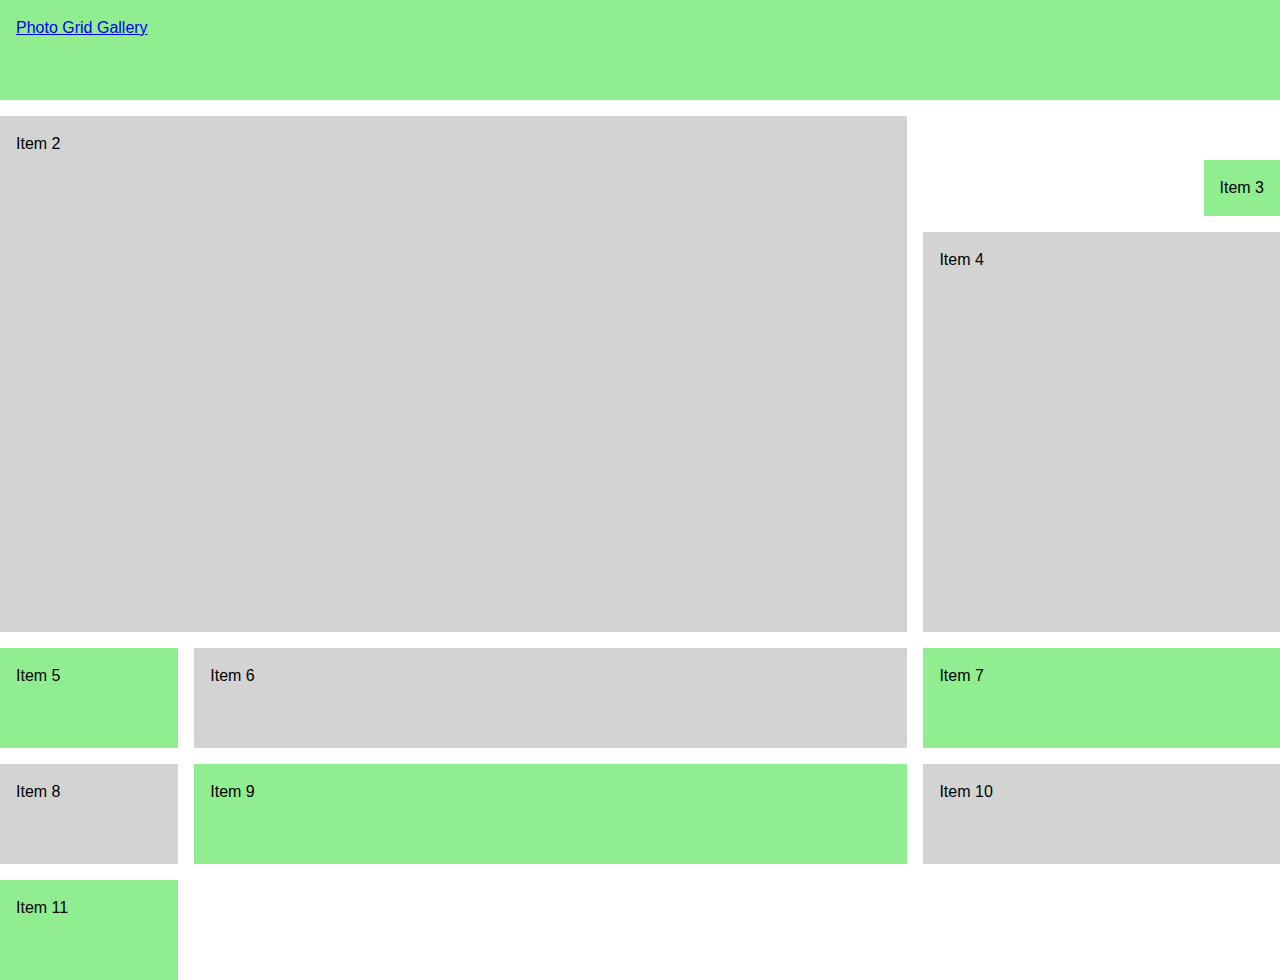
<file: index.html>
<!DOCTYPE html>
<html lang="en">
<head>
    <meta charset="UTF-8">
    <meta name="viewport" content="width=device-width, initial-scale=1.0">
    <link rel="stylesheet" href="css/styles.css">
    <title>CSS Grid</title>
</head>
<body>
    <div class="grid-container">
        <div class="grid-item item1">
            <a href="gallery.html">Photo Grid Gallery</a></div>
        <div class="grid-item item2">Item 2</div>
        <div class="grid-item item3">Item 3</div>
        <div class="grid-item item4">Item 4</div>
        <div class="grid-item item5">Item 5</div>
        <div class="grid-item item5">Item 6</div>
        <div class="grid-item item5">Item 7</div>
        <div class="grid-item item5">Item 8</div>
        <div class="grid-item item5">Item 9</div>
        <div class="grid-item item5">Item 10</div>
        <div class="grid-item item5">Item 11</div>
    </div>
</body>
</html>
</file>
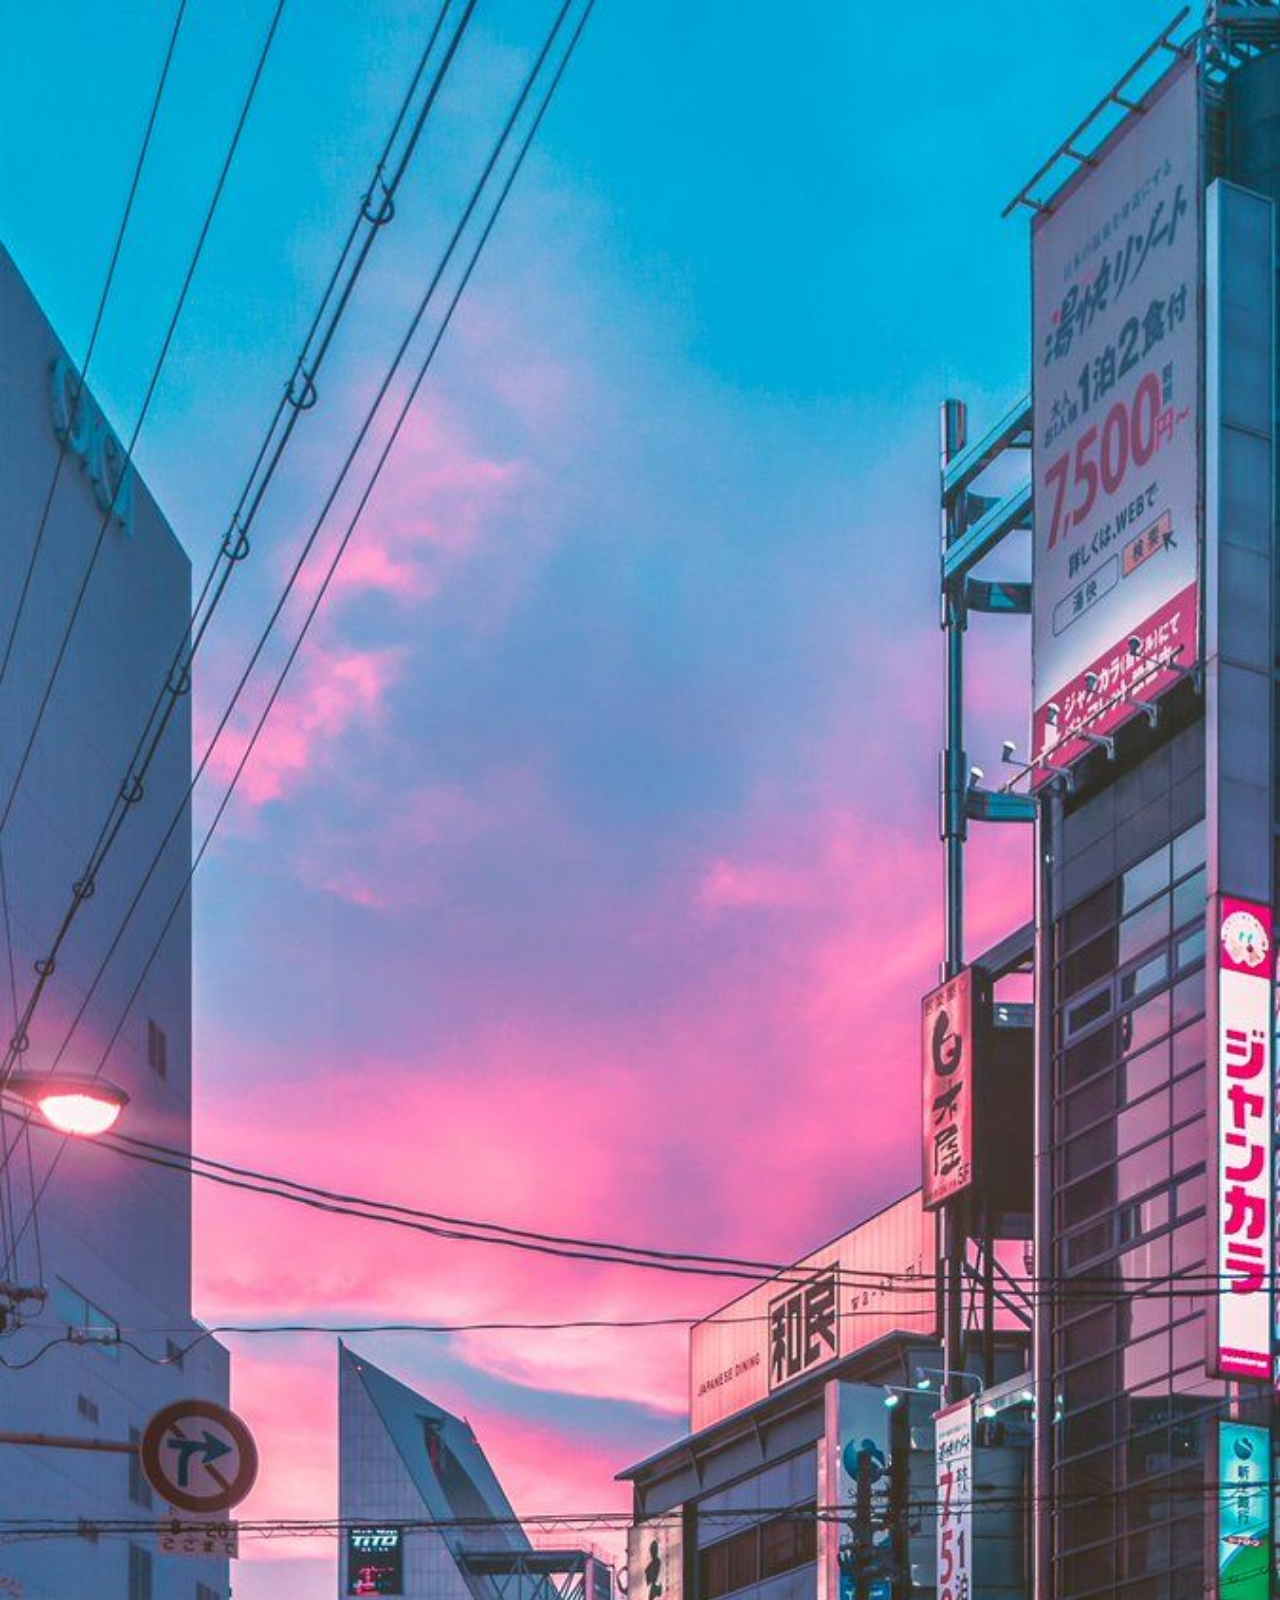
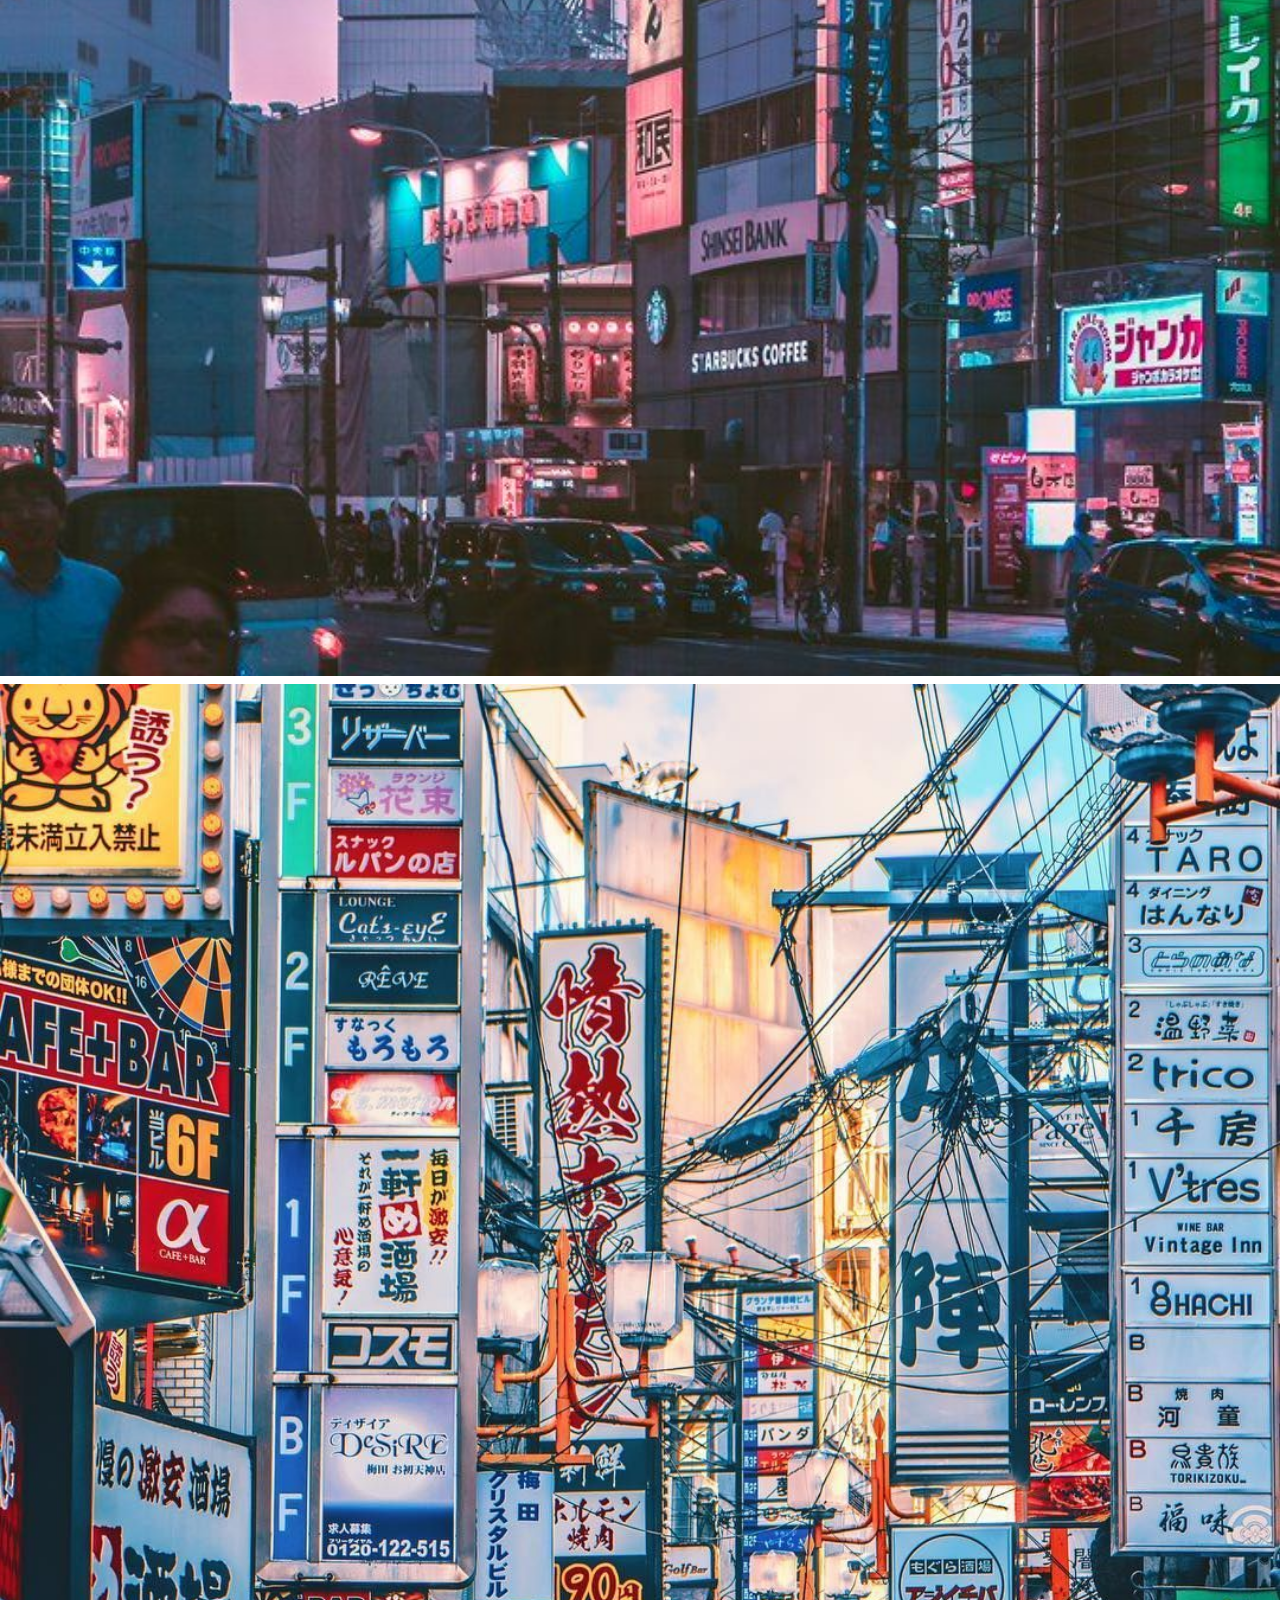
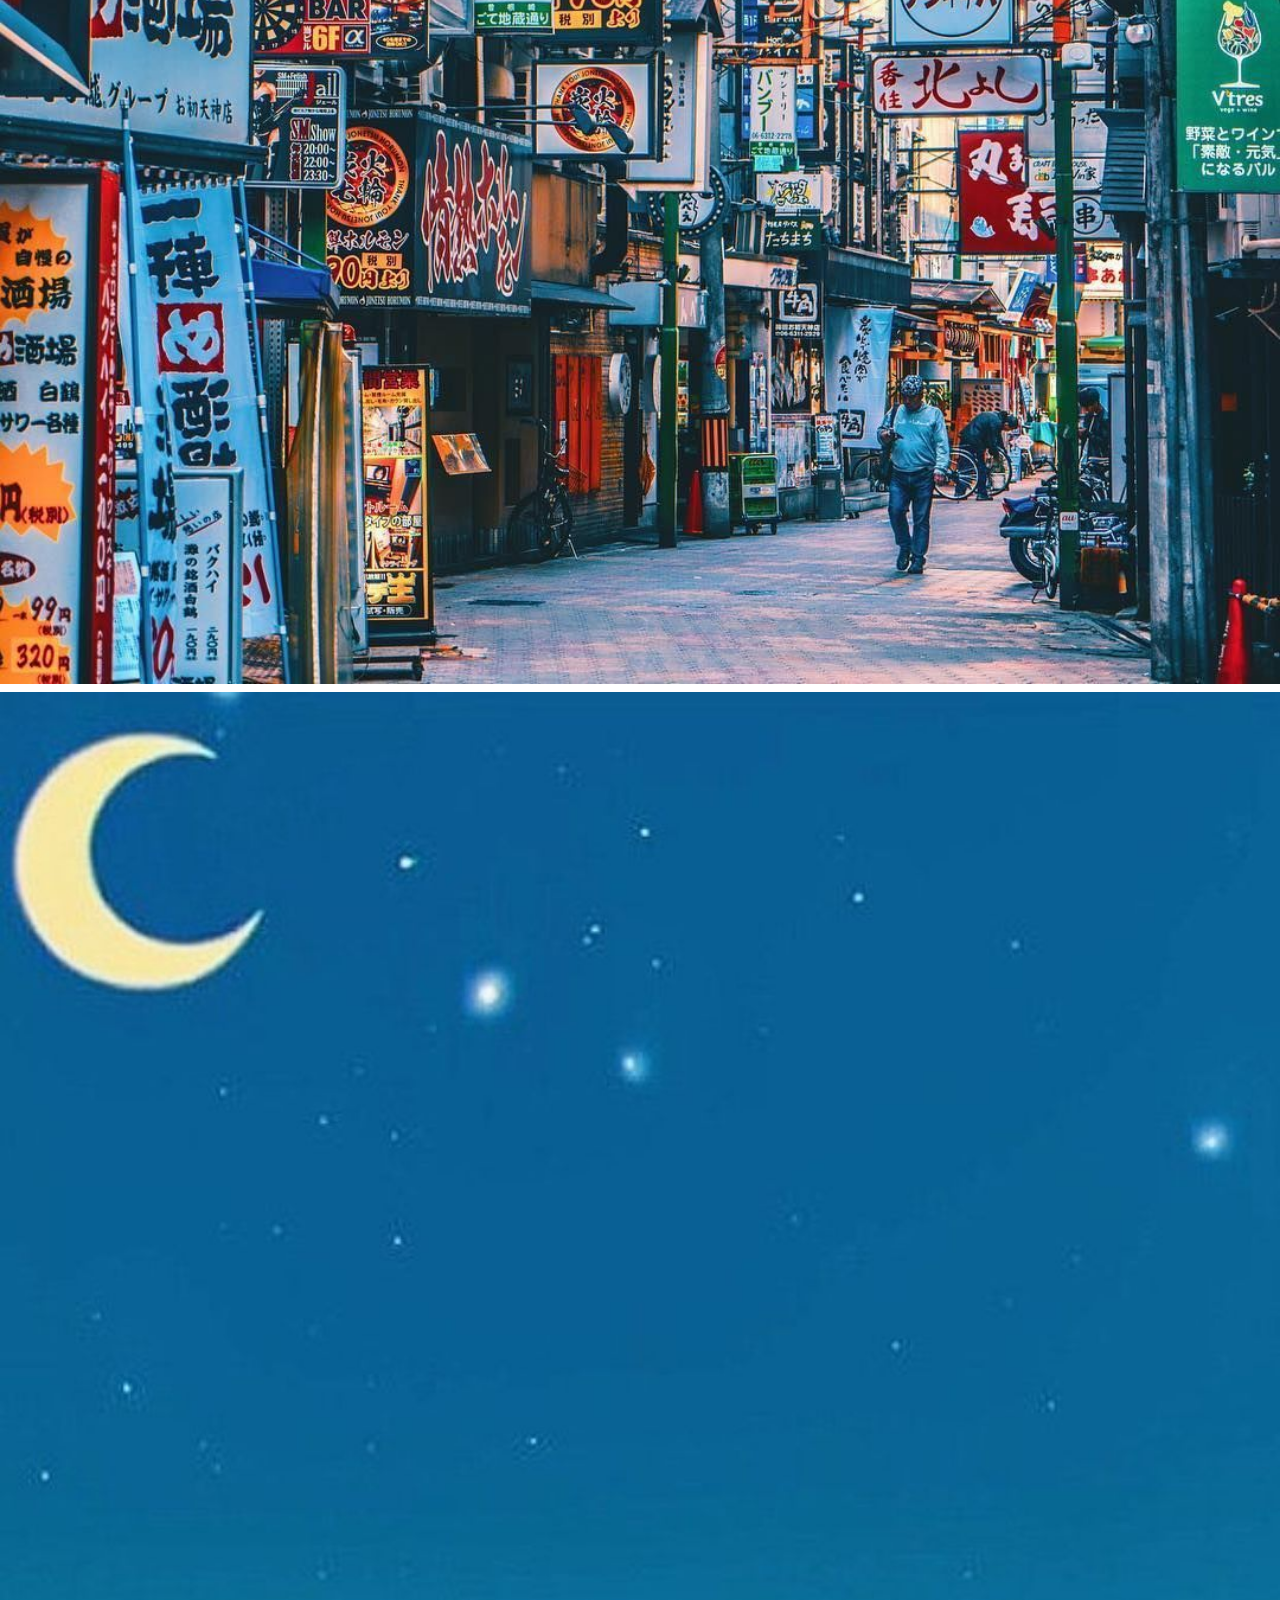
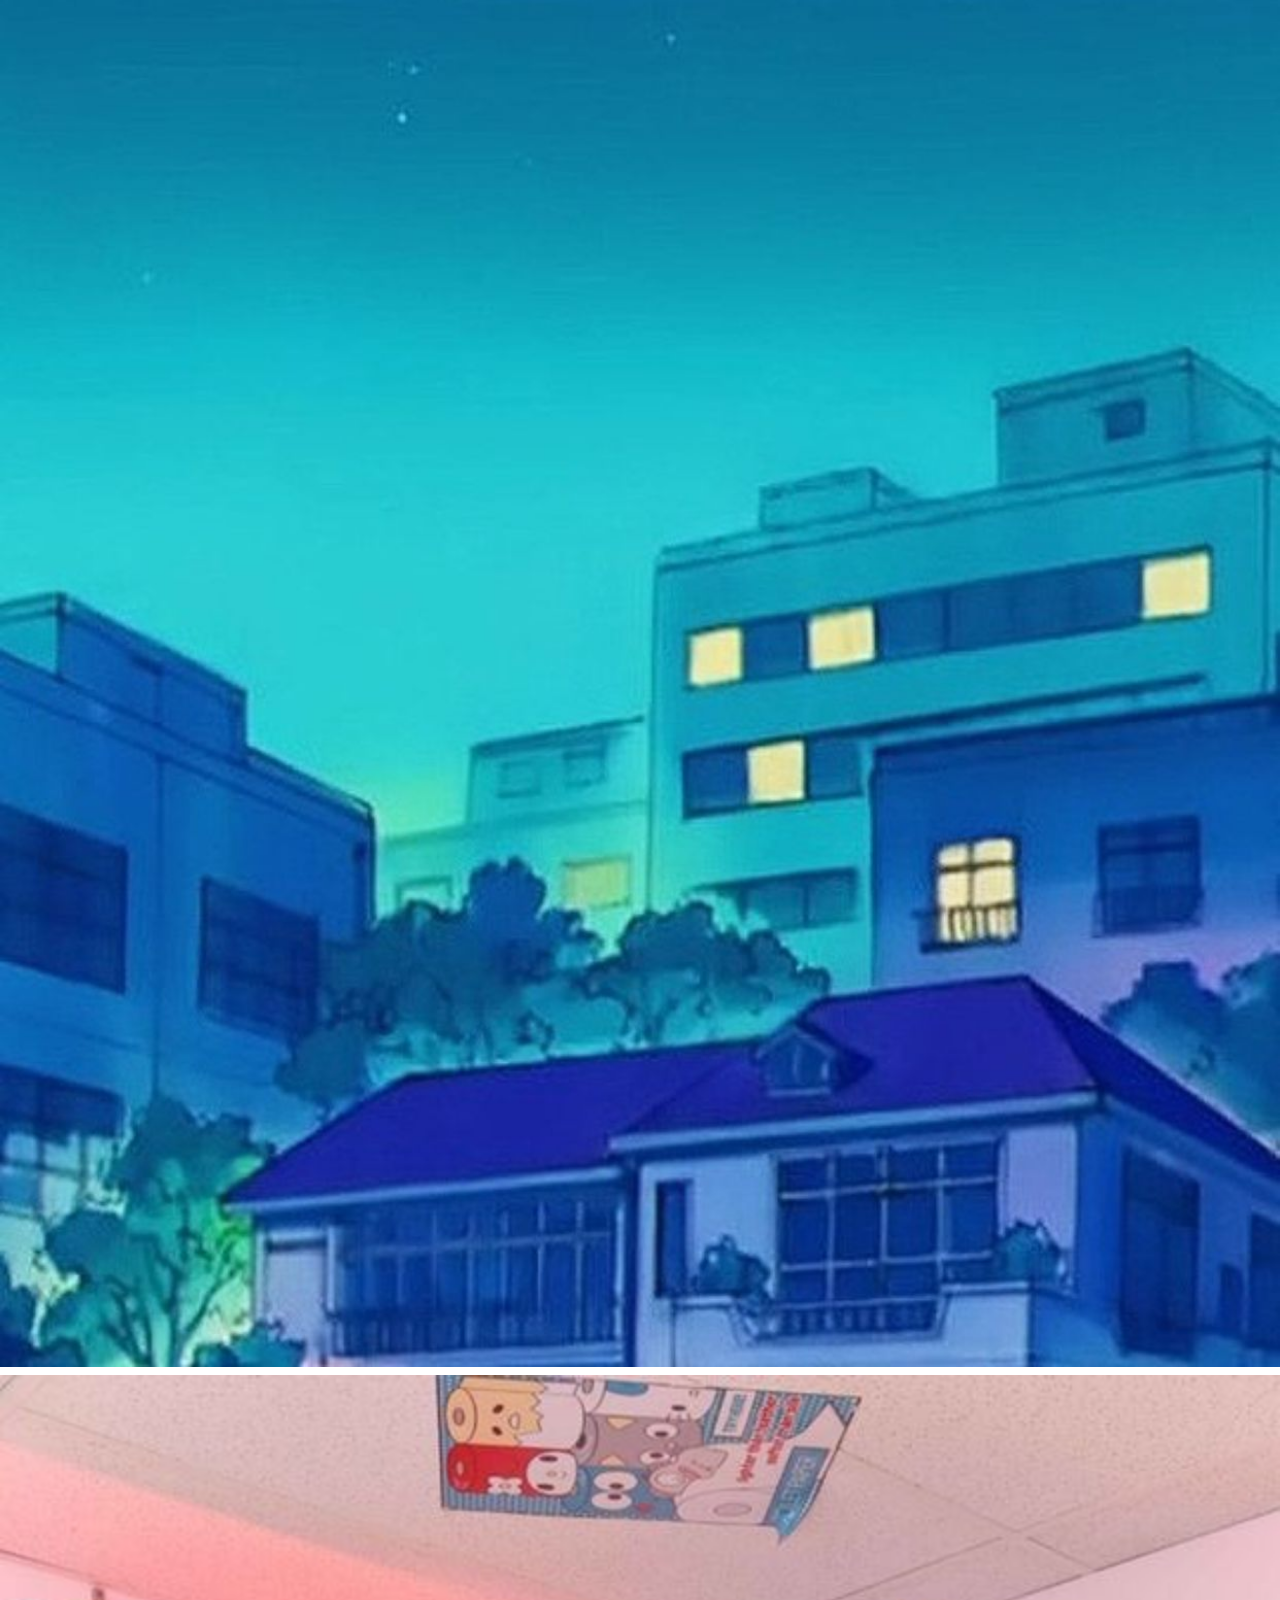
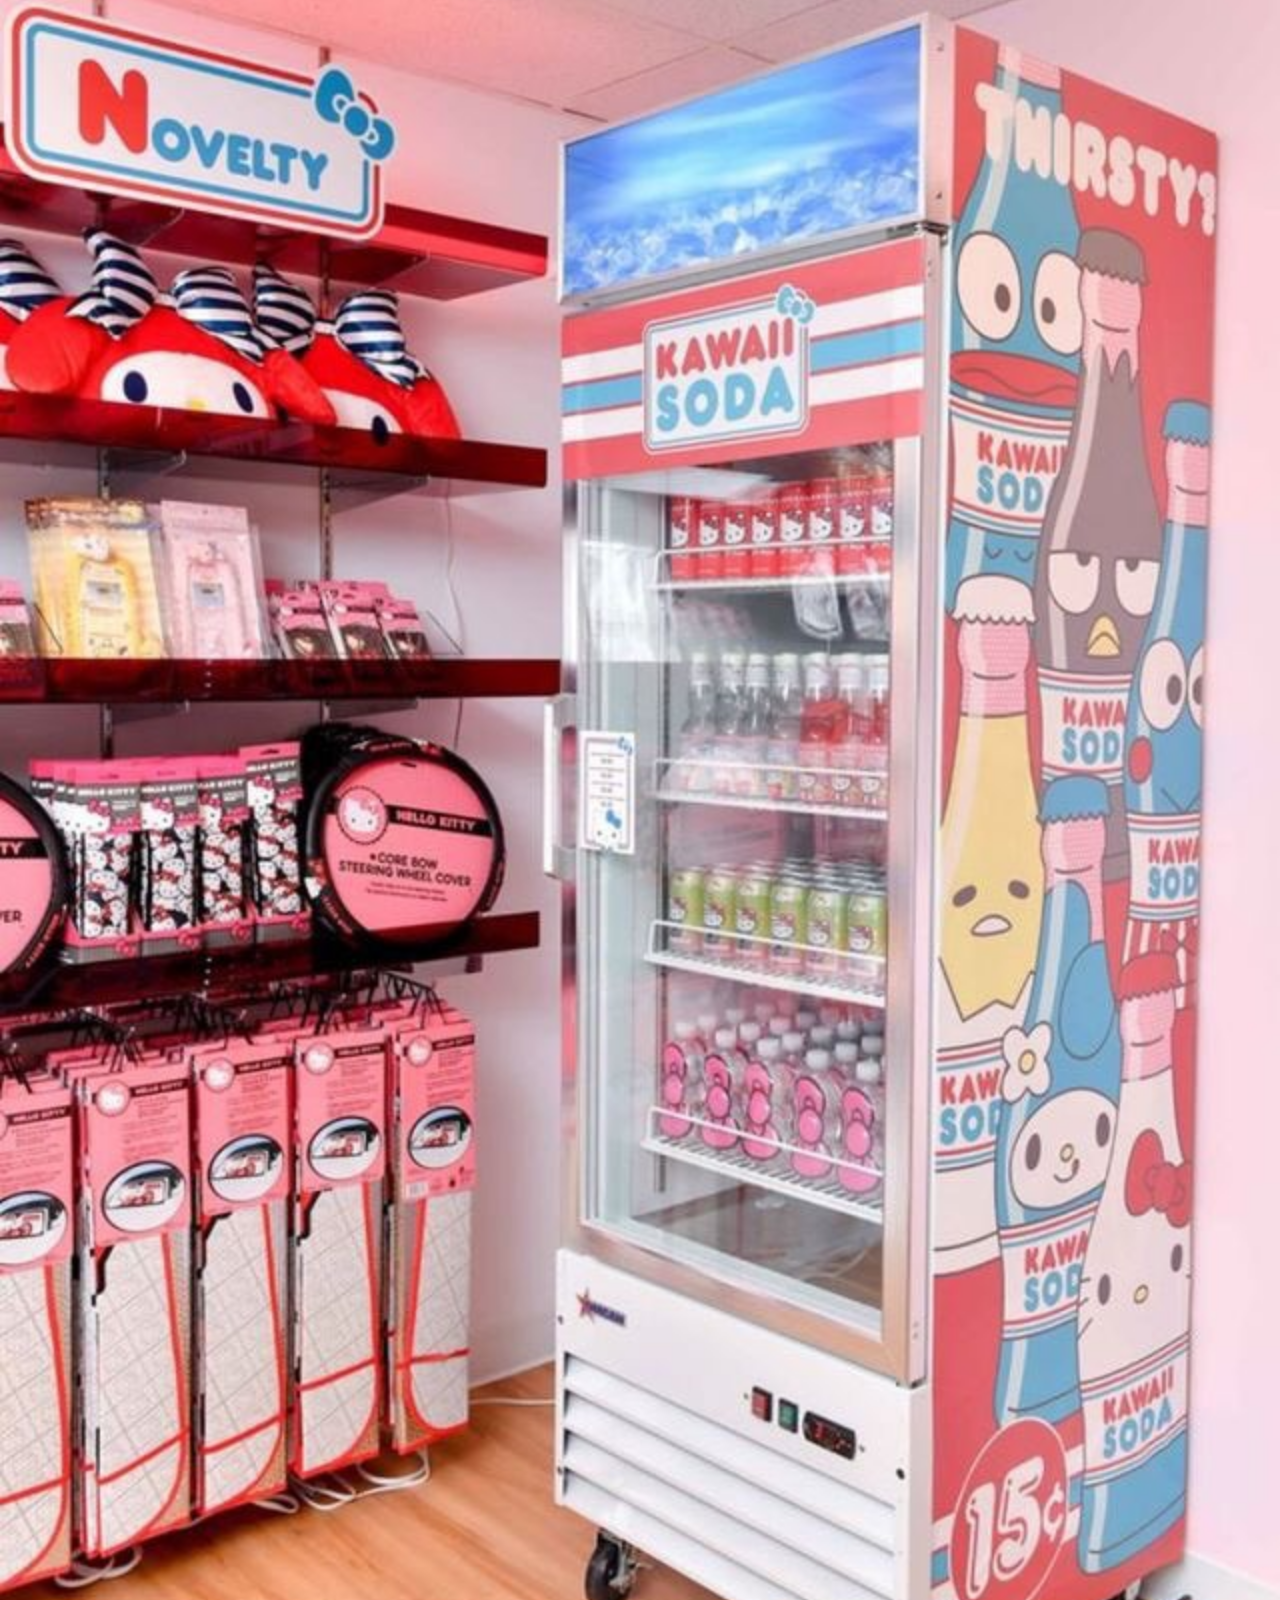
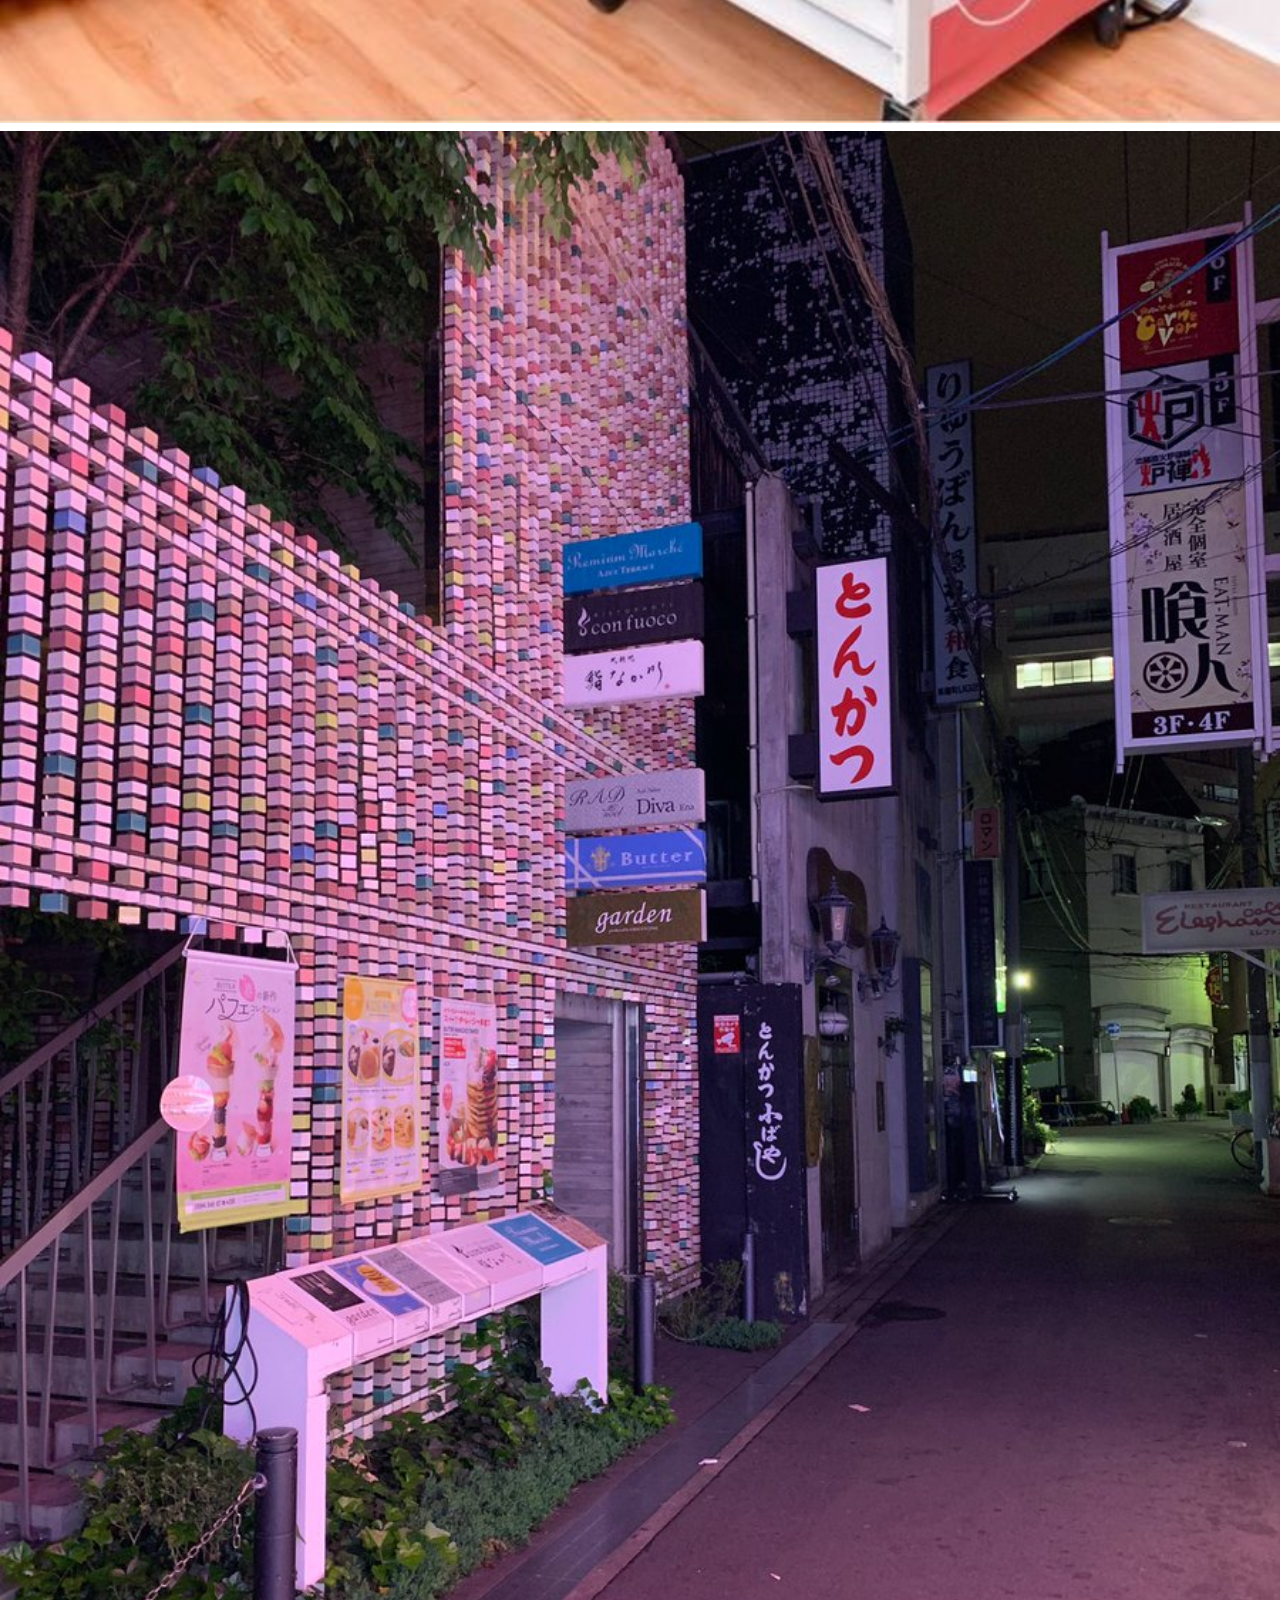
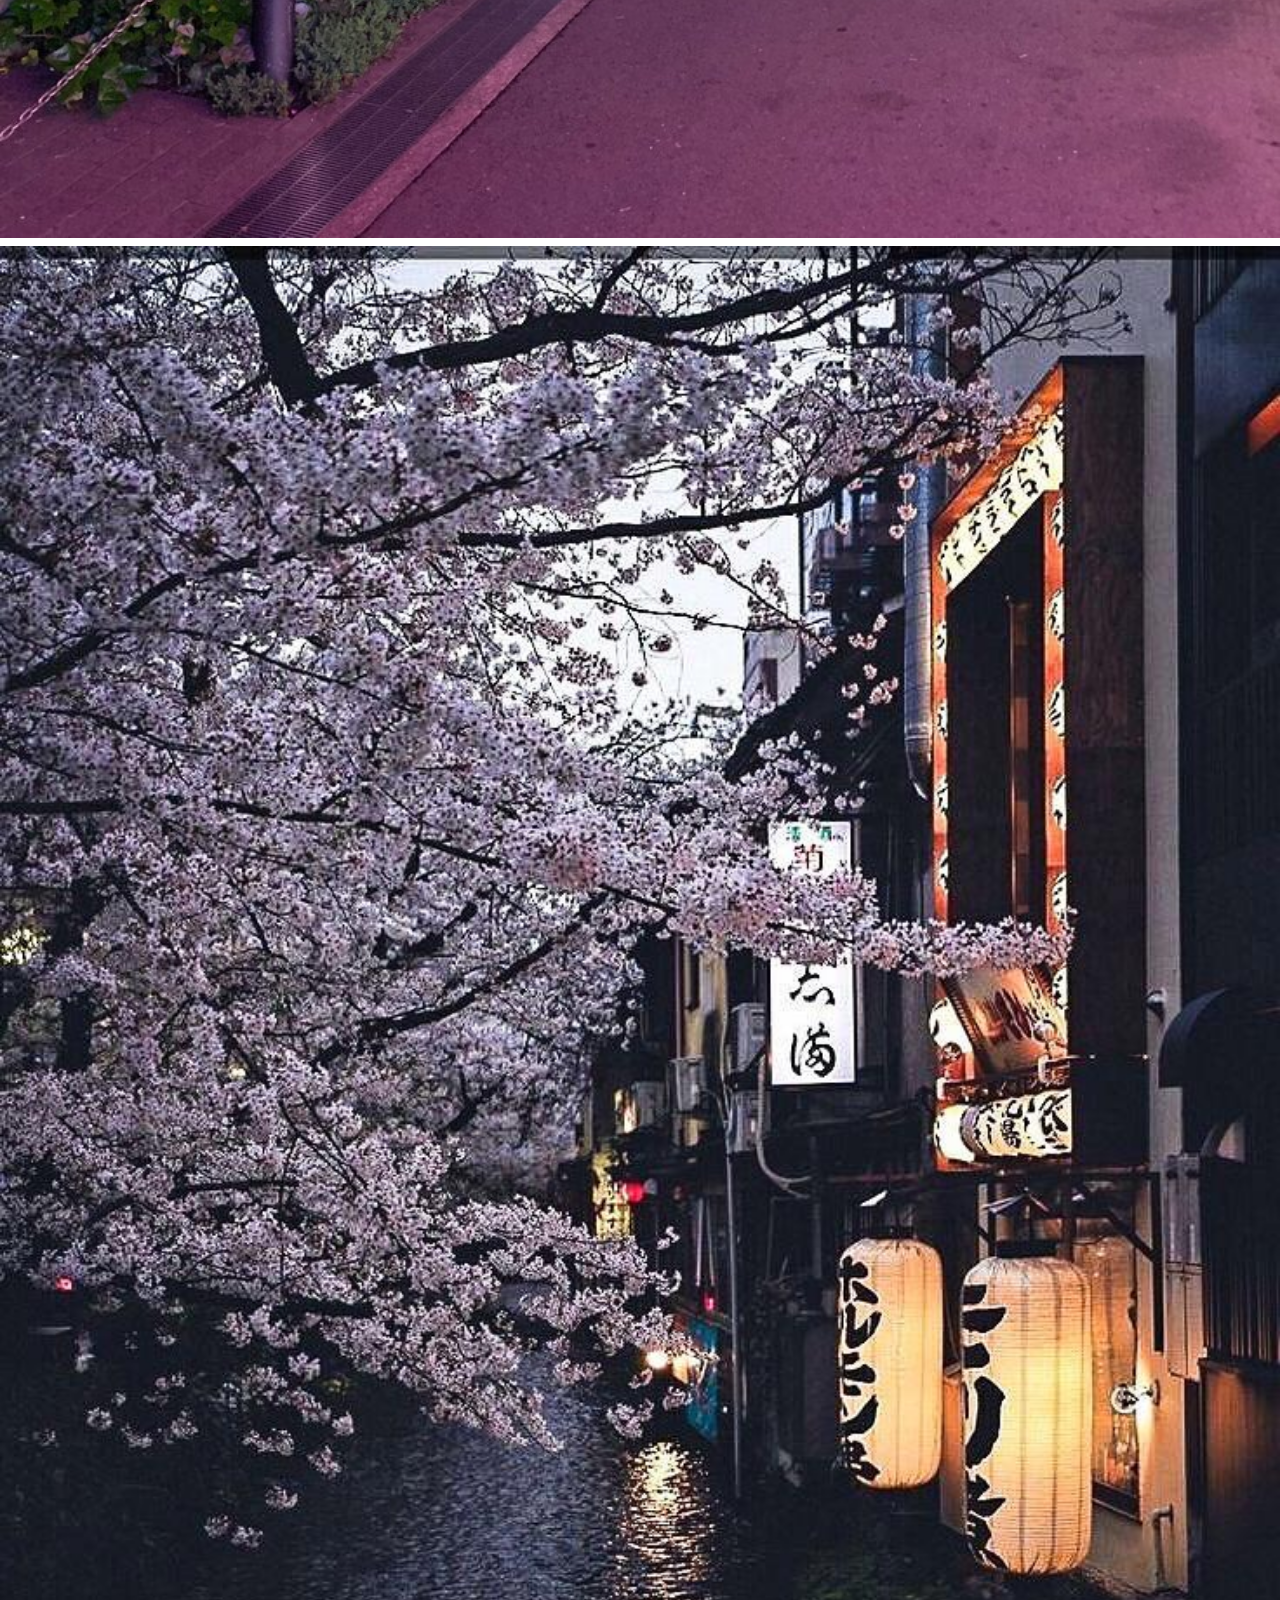
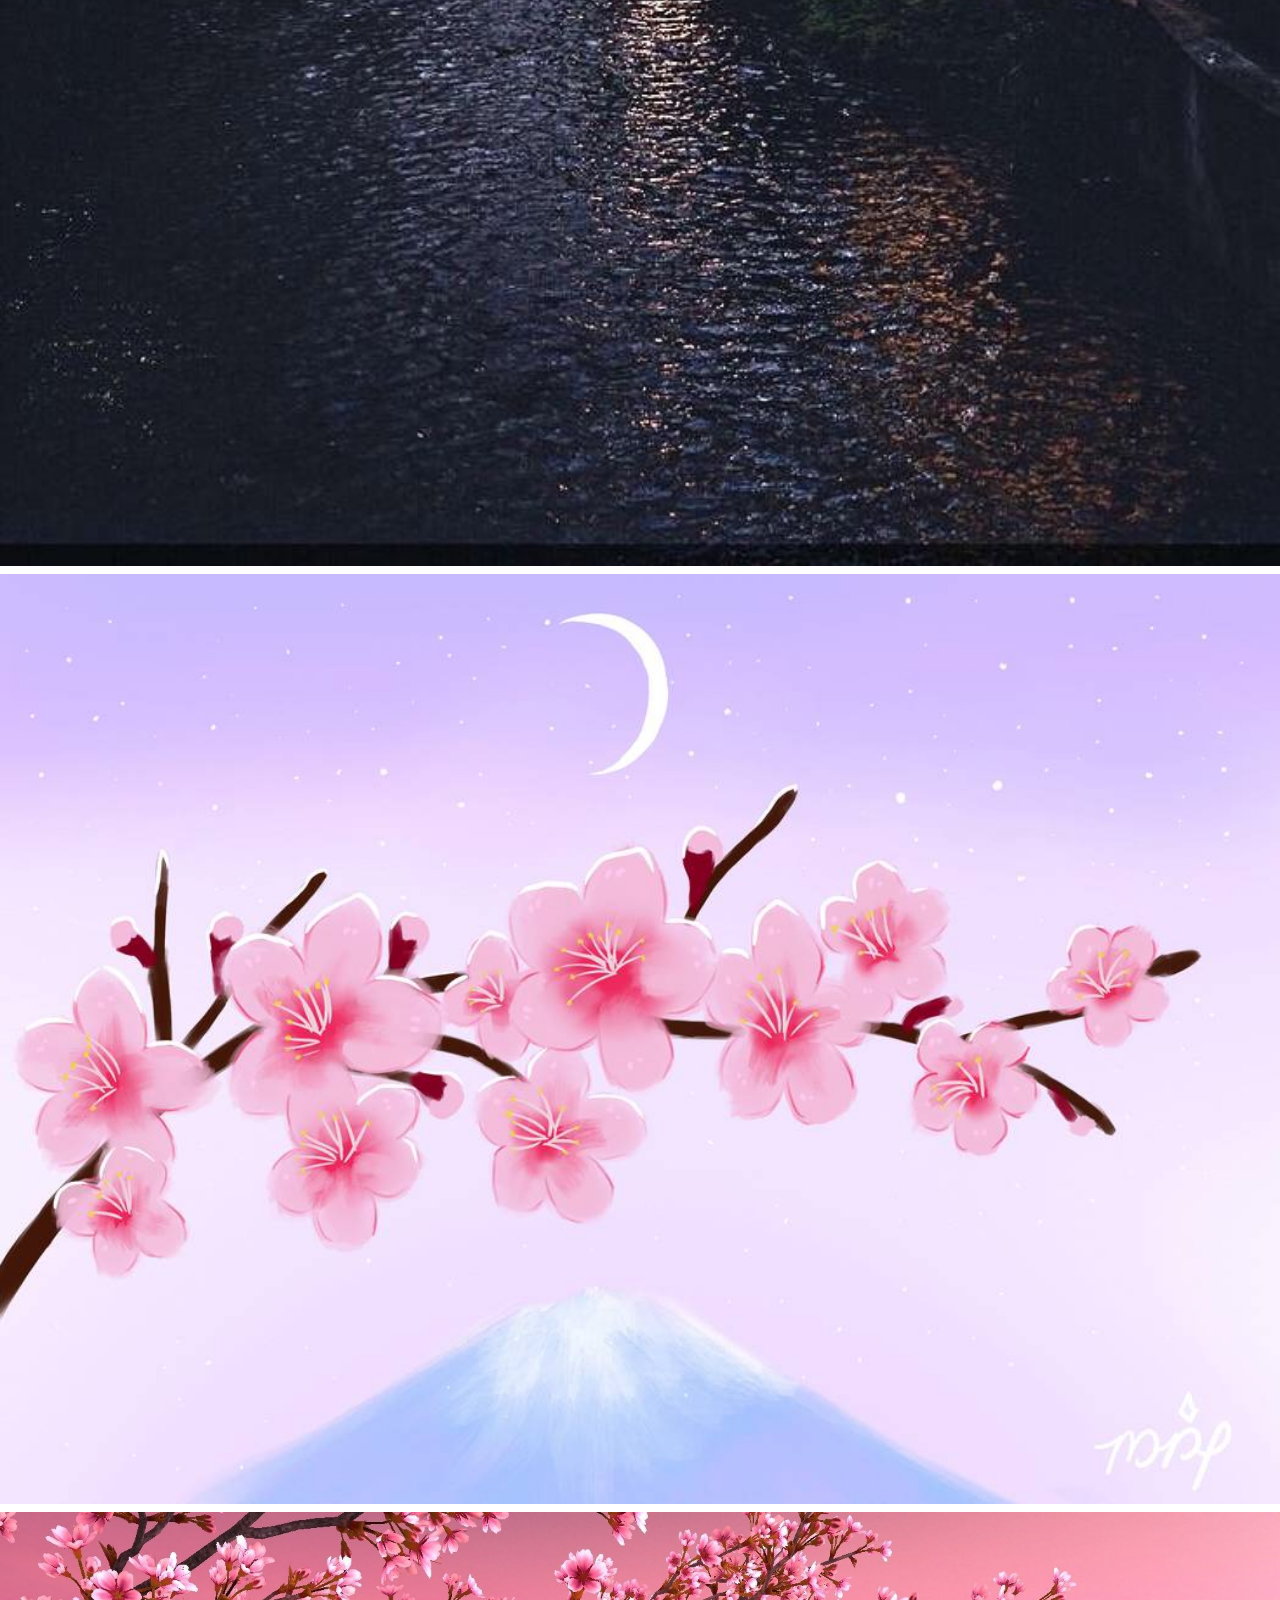
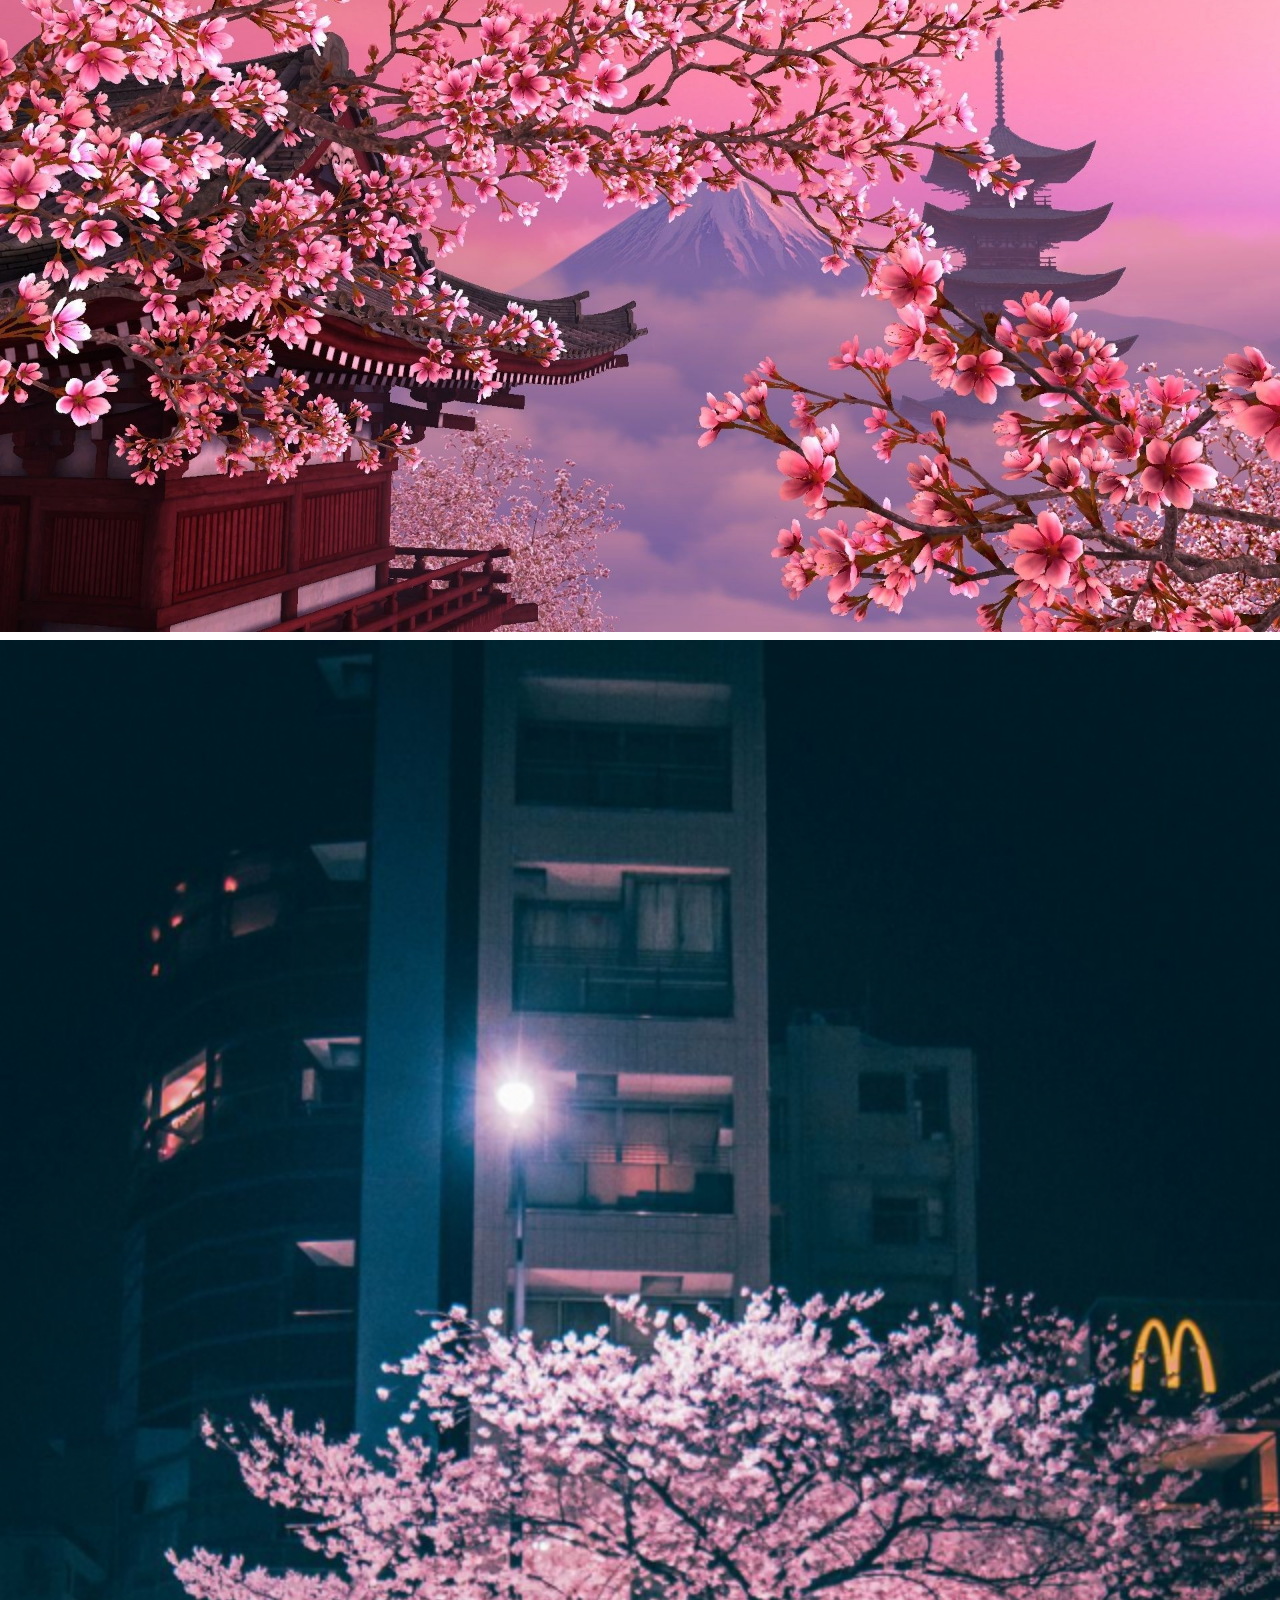
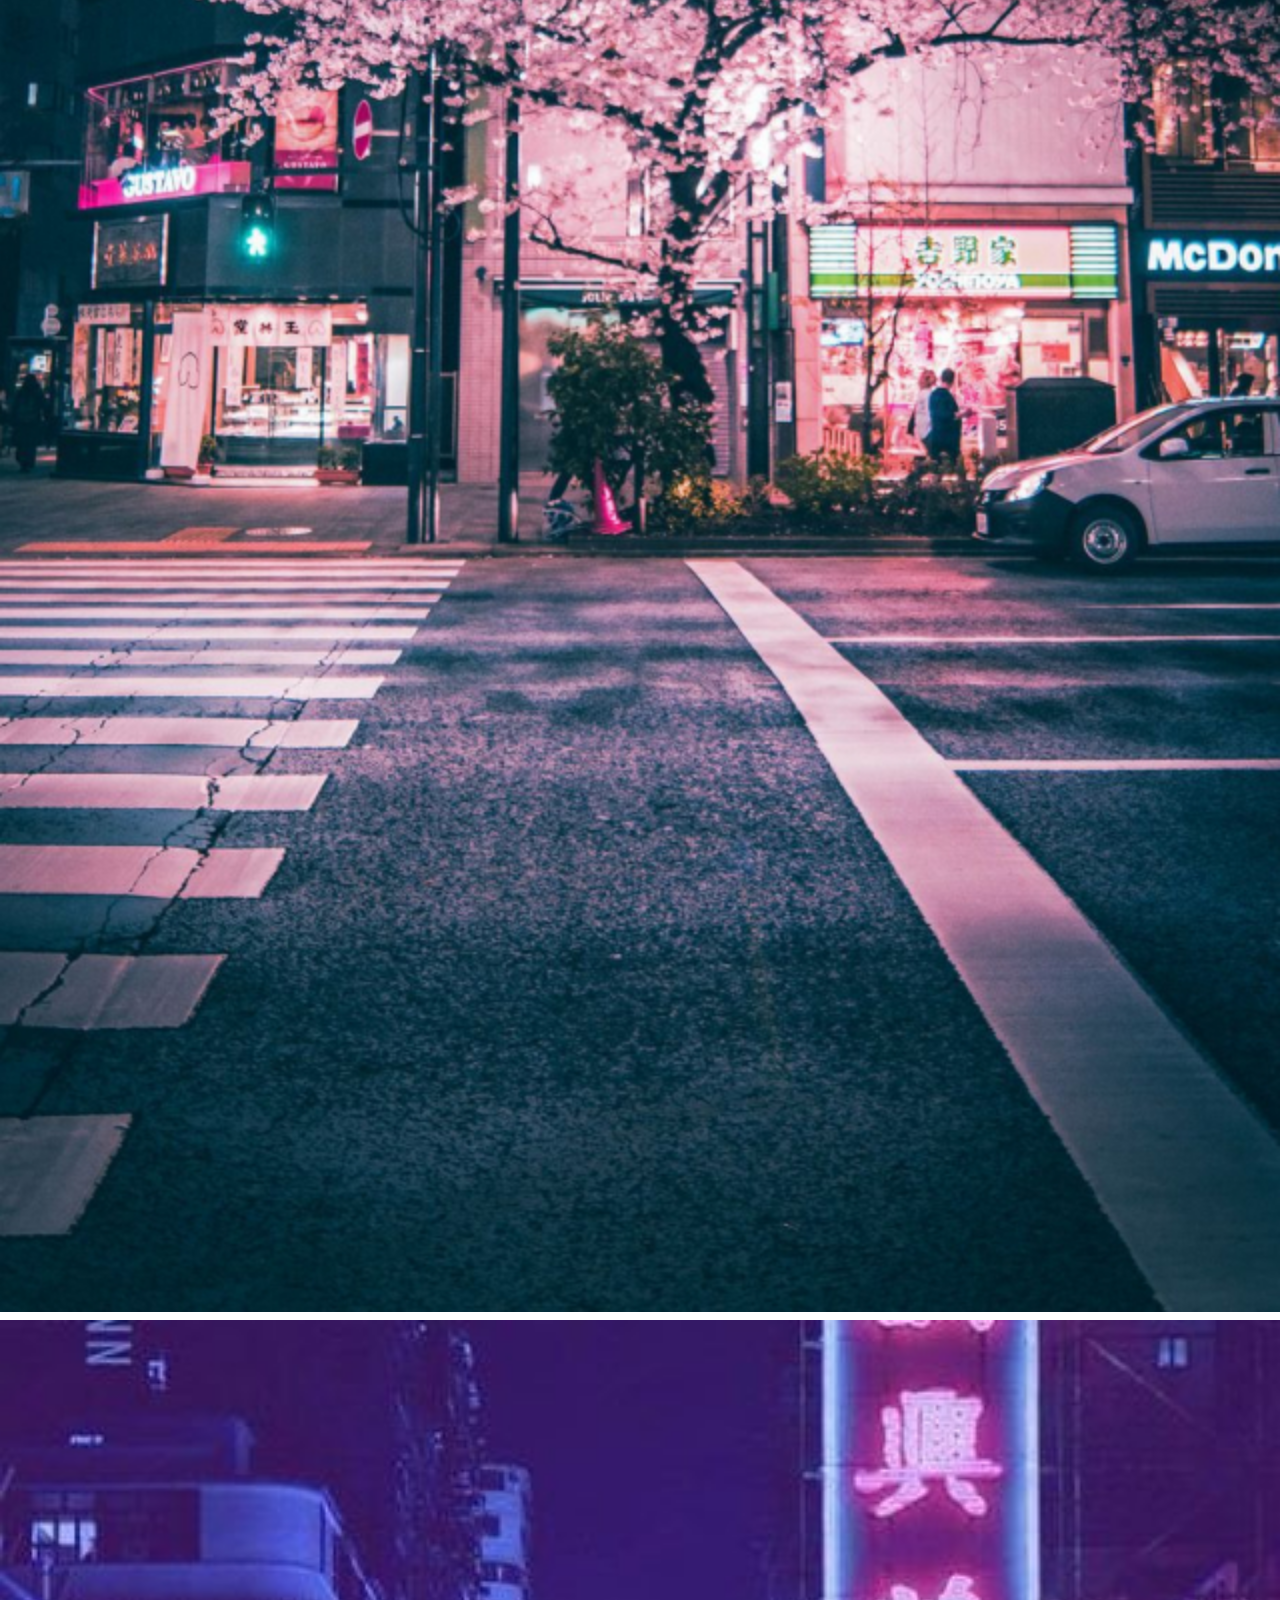
<file: gallery.html>
<!DOCTYPE html>
<html lang="en">
<head>
    <meta charset="UTF-8">
    <meta name="viewport" content="width=device-width, initial-scale=1.0">
    <link rel="stylesheet" href="css/styles.css">
    <title>Gallery</title>
</head>
<body>
    <div class="gallery-grid">
    <img src="img/japan img1.jpg" alt="Japan" class="gallery-img" />
    <img src="img/japan img2.jpg" alt="Japan" class="gallery-img" />
    <img src="img/japan img3.jpg" alt="Japan" class="gallery-img" />
    <img src="img/japan img4.jpg" alt="Japan" class="gallery-img" />
    <img src="img/japan img5.jpg" alt="Japan" class="gallery-img" />
    <img src="img/japan img6.jpg" alt="Japan" class="gallery-img" />
    <img src="img/japan img7.jpg" alt="Japan" class="gallery-img" />
    <img src="img/japan img8.jpg" alt="Japan" class="gallery-img" />
    <img src="img/japan img9.jpg" alt="Japan" class="gallery-img" />
    <img src="img/japan img10.jpg" alt="Japan" class="gallery-img" />
    <img src="img/japan img11.jpg" alt="Japan" class="gallery-img" />
    <img src="img/japan img12.jpg" alt="Japan" class="gallery-img" /></div>
</body>
</html>
</file>
<file: css/styles.css>
html {
  font-size: 100%;
  line-height: 1.5rem;
  box-sizing: border-box;
  font-family: Arial, Helvetica, sans-serif;
}

body {
  margin: 0 auto;
  padding: 0;
  min-height: 100vh;
  max-width: 1400px;
}

*,
*::before,
*::after {
  box-sizing: inherit;
}

img {
  width: 100%;
  height: auto;
  display: block;
}

.grid-container > div {
  padding: 1rem;
  background-color: lightgray;
}

.grid-container > div:nth-child(odd) {
  background-color: lightgreen;
}

.grid-container {
  display: grid;
  grid-template-columns: 1fr 1fr 1fr;
  grid-template-columns: repeat(9, 1fr);
  grid-template-columns: 1fr 4fr 2fr;
  grid-template-rows: minmax(100px, auto) minmax(100px, auto) minmax(
      400px,
      auto
    );
  grid-auto-rows: minmax(100px, auto);
  grid-gap: 1rem;
  align-items: center;
  align-items: end;
  align-items: start;
  align-items: stretch;
}

.item1 {
  grid-column-start: 1;
  grid-column-end: -1;
}

.item2 {
  grid-column-start: 1;
  grid-column-end: 3;
  grid-row-start: 2;
  grid-row-end: 4;
}

.item3 {
  align-self: end;
  justify-self: end;
}

.gallery-grid {
  display: grid;
  grid-template-rows: 1fr 1fr 1fr;
  grid-template-rows: repeat(3, 1fr);
  grid-template-rows: repeat(auto-fit, minmax(300px, 1fr));
  grid-gap: 0.5rem;
}

.gallery-img {
  height: 100%;
  object-fit: cover;
}
</file>
